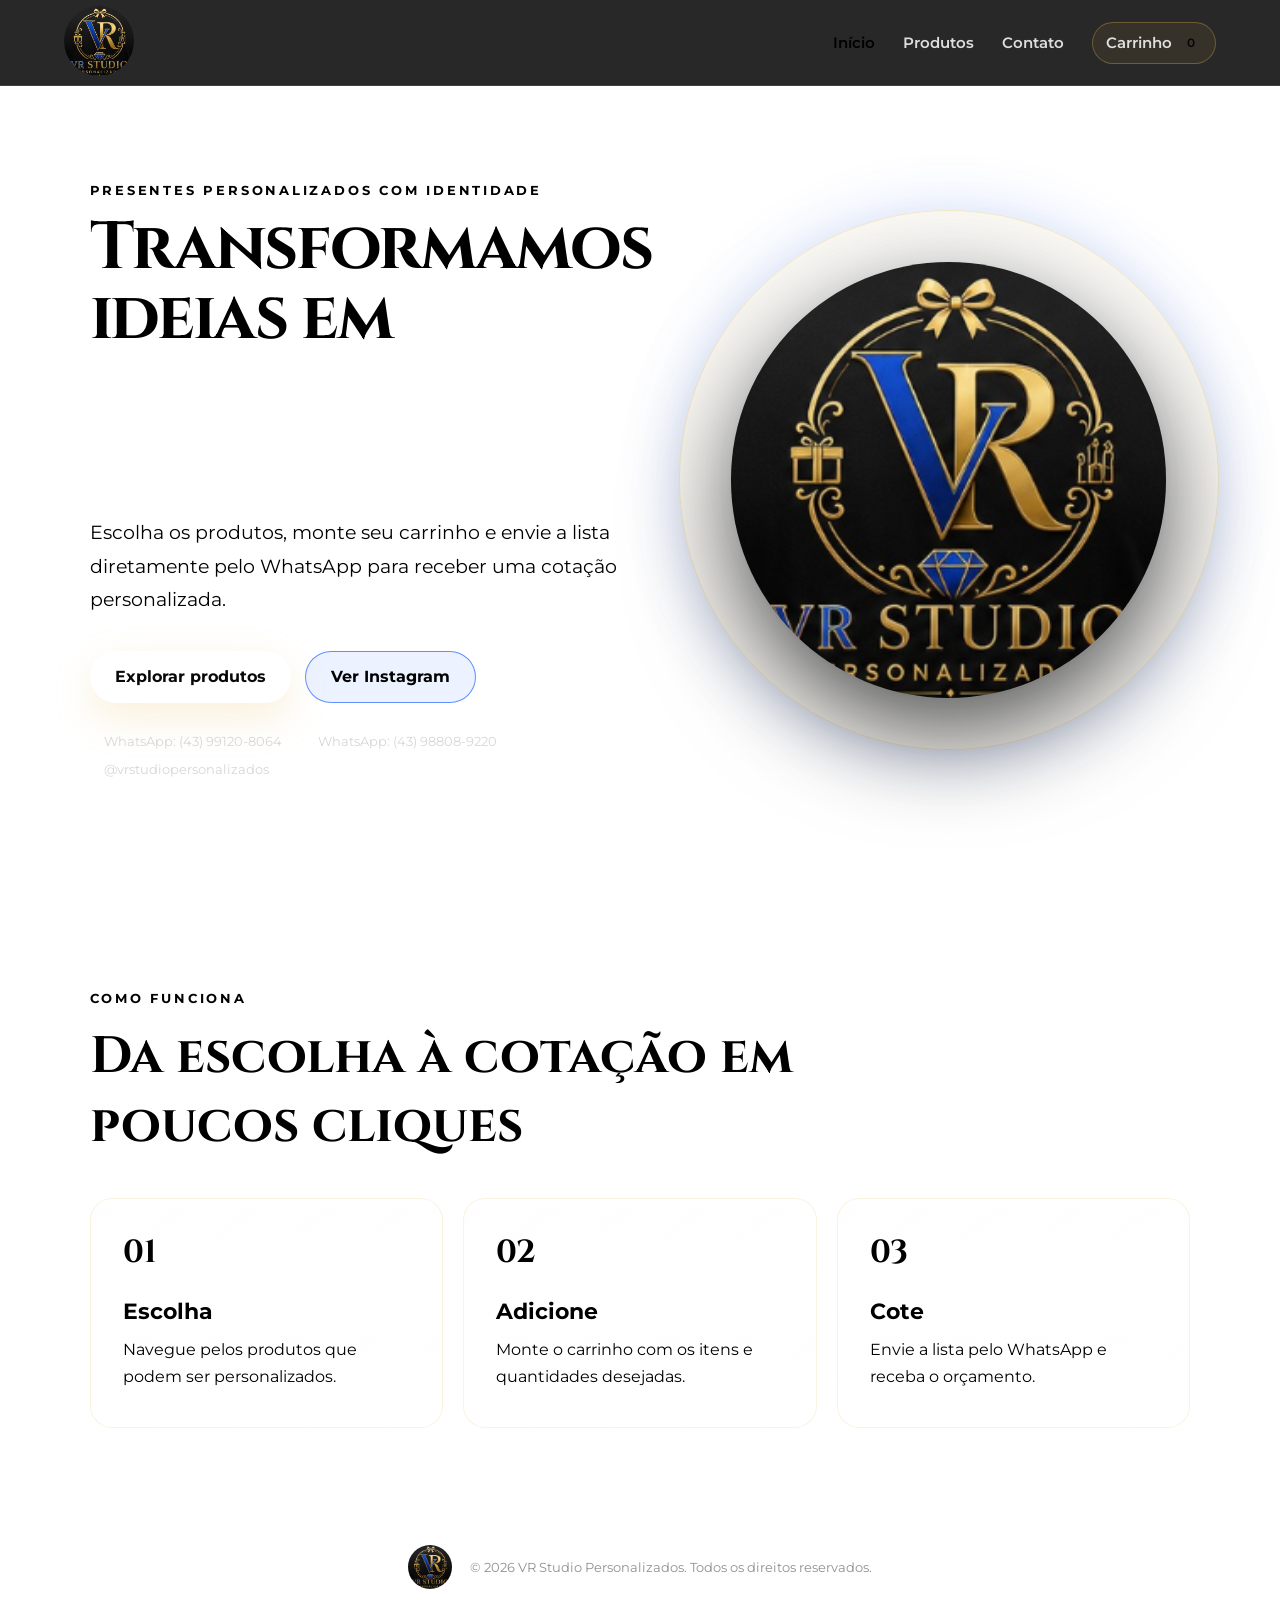
<file: index.html>
<!DOCTYPE html>
<html lang="pt-BR">
<head>
  <meta charset="UTF-8">
  <meta name="viewport" content="width=device-width, initial-scale=1.0">
  <meta name="description" content="VR Studio Personalizados: presentes e produtos personalizados feitos para surpreender.">
  <title>VR Studio Personalizados</title>
  <link rel="preconnect" href="https://fonts.googleapis.com">
  <link rel="preconnect" href="https://fonts.gstatic.com" crossorigin>
  <link href="https://fonts.googleapis.com/css2?family=Cinzel:wght@500;600;700&family=Montserrat:wght@400;500;600;700&display=swap" rel="stylesheet">
  <link rel="stylesheet" href="style.css">
</head>
<body>
  <header class="topbar">
    <a class="brand" href="index.html" aria-label="VR Studio Personalizados">
      <img src="assets/logo-vr-studio.png" alt="Logo VR Studio Personalizados">
    </a>

    <button class="menu-button" aria-label="Abrir menu" aria-expanded="false">
      <span></span><span></span><span></span>
    </button>

    <nav class="nav">
      <a class="active" href="index.html">Início</a>
      <a href="produtos.html">Produtos</a>
      <a href="#contato">Contato</a>
      <a class="nav-cart" href="produtos.html#carrinho">
        Carrinho <span class="cart-badge" data-cart-count>0</span>
      </a>
    </nav>
  </header>

  <main>
    <section class="hero" id="inicio">
      <div class="glow glow-one"></div>
      <div class="glow glow-two"></div>

      <div class="hero-content">
        <p class="eyebrow">Presentes personalizados com identidade</p>
        <h1>Transformamos ideias em <span>presentes incríveis.</span></h1>
        <p class="hero-text">
          Escolha os produtos, monte seu carrinho e envie a lista diretamente
          pelo WhatsApp para receber uma cotação personalizada.
        </p>

        <div class="actions">
          <a class="button button-primary" href="produtos.html">Explorar produtos</a>
          <a class="button button-secondary"
             href="https://instagram.com/vrstudiopersonalizados"
             target="_blank" rel="noopener">
            Ver Instagram
          </a>
        </div>

        <div class="contacts" id="contato">
          <span>WhatsApp: (43) 99120-8064</span>
          <span>WhatsApp: (43) 98808-9220</span>
          <span>@vrstudiopersonalizados</span>
        </div>
      </div>

      <div class="hero-visual" aria-hidden="true">
        <div class="logo-halo"></div>
        <img src="assets/logo-vr-studio.png" alt="">
      </div>
    </section>

    <section class="products-preview">
      <div class="section-heading">
        <p class="eyebrow">Como funciona</p>
        <h2>Da escolha à cotação em poucos cliques</h2>
      </div>

      <div class="steps-grid">
        <article class="step-card">
          <span>01</span>
          <h3>Escolha</h3>
          <p>Navegue pelos produtos que podem ser personalizados.</p>
        </article>
        <article class="step-card">
          <span>02</span>
          <h3>Adicione</h3>
          <p>Monte o carrinho com os itens e quantidades desejadas.</p>
        </article>
        <article class="step-card">
          <span>03</span>
          <h3>Cote</h3>
          <p>Envie a lista pelo WhatsApp e receba o orçamento.</p>
        </article>
      </div>
    </section>
  </main>

  <footer>
    <img src="assets/logo-vr-studio.png" alt="VR Studio Personalizados">
    <p>© <span data-year></span> VR Studio Personalizados. Todos os direitos reservados.</p>
  </footer>

  <script src="shared.js"></script>
</body>
</html>
</file>
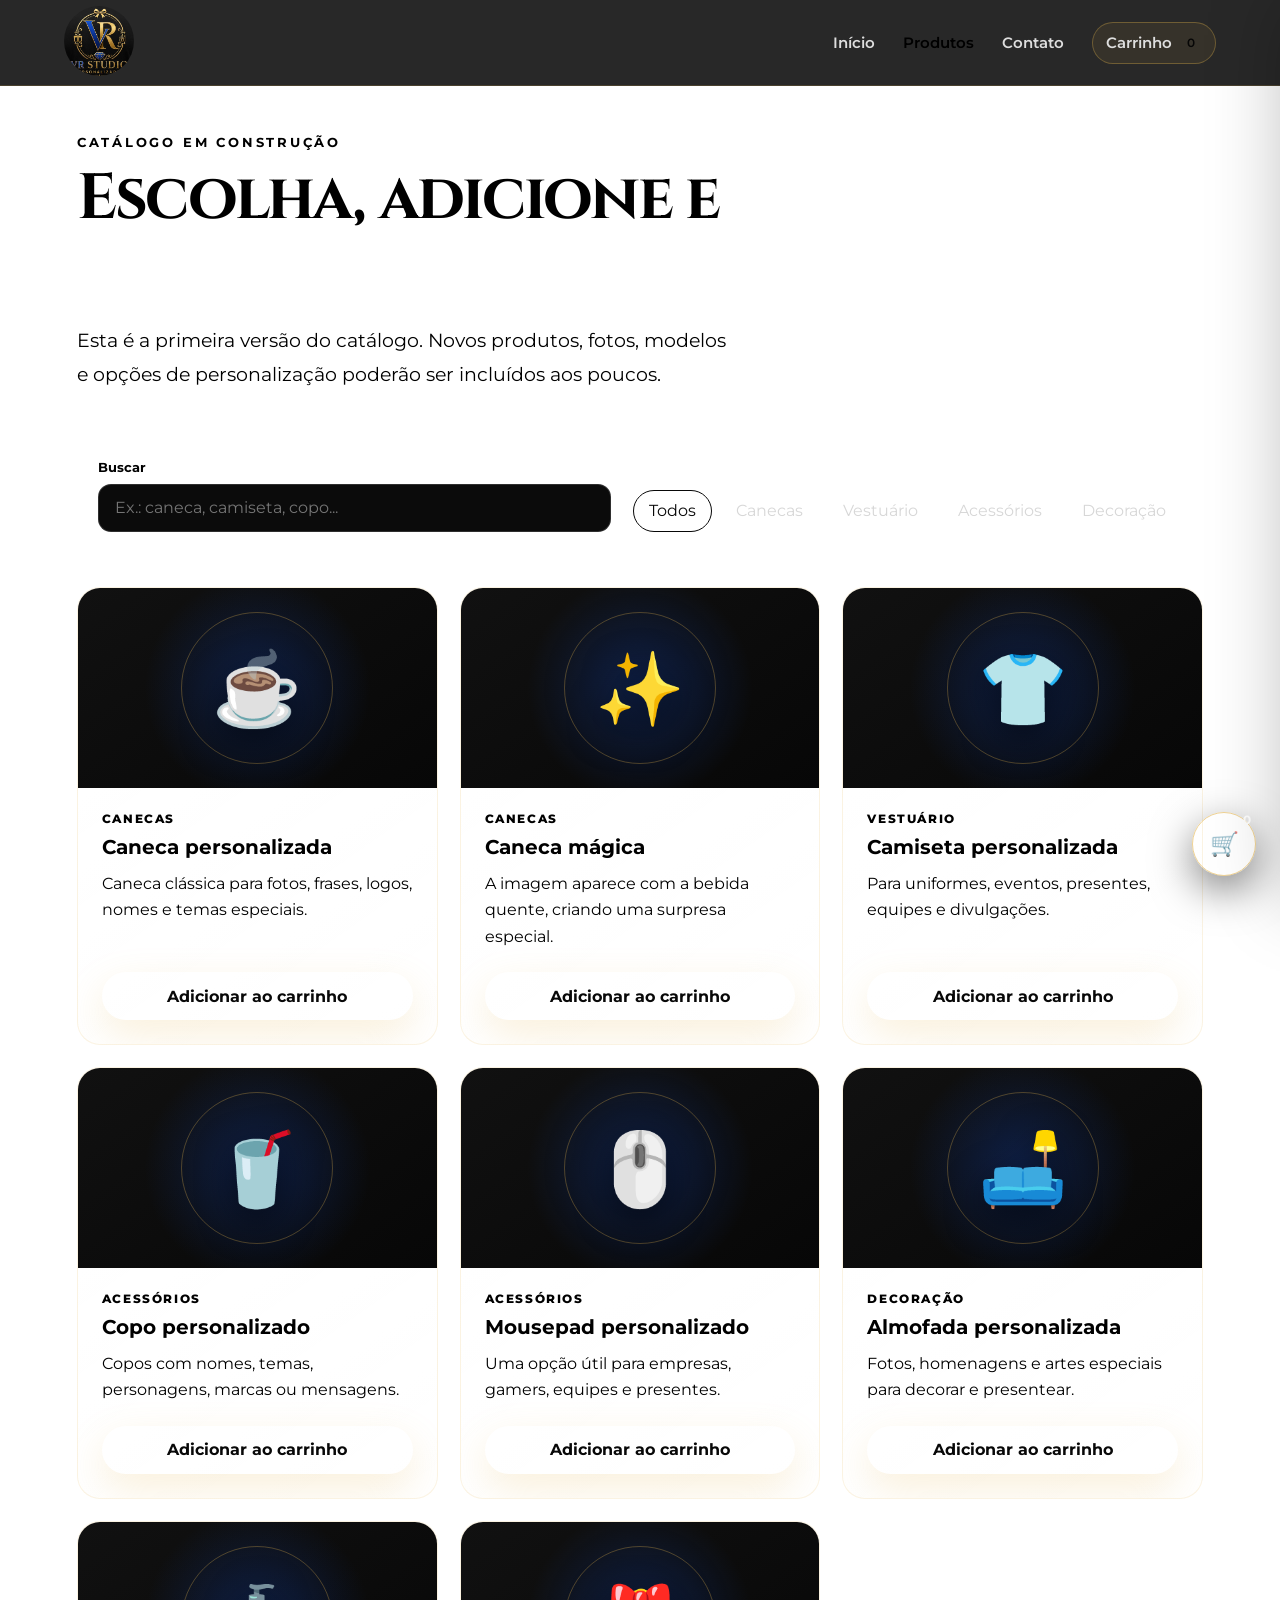
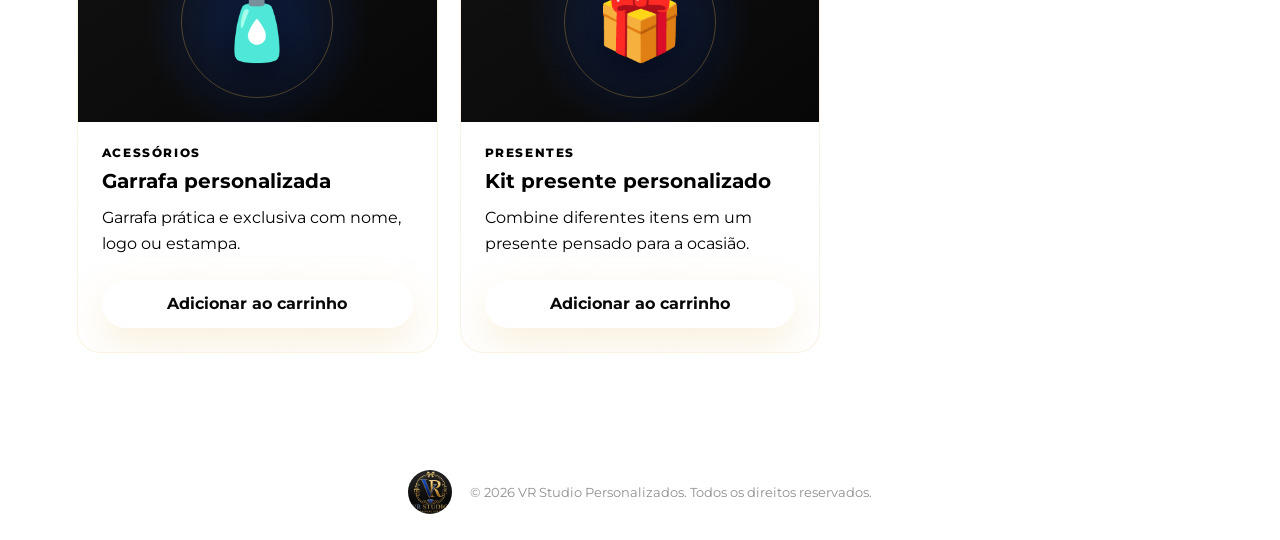
<file: produtos.html>
<!DOCTYPE html>
<html lang="pt-BR">
<head>
  <meta charset="UTF-8">
  <meta name="viewport" content="width=device-width, initial-scale=1.0">
  <meta name="description" content="Escolha produtos personalizados da VR Studio e solicite sua cotação pelo WhatsApp.">
  <title>Produtos | VR Studio Personalizados</title>
  <link rel="preconnect" href="https://fonts.googleapis.com">
  <link rel="preconnect" href="https://fonts.gstatic.com" crossorigin>
  <link href="https://fonts.googleapis.com/css2?family=Cinzel:wght@500;600;700&family=Montserrat:wght@400;500;600;700&display=swap" rel="stylesheet">
  <link rel="stylesheet" href="style.css">
</head>
<body>
  <header class="topbar">
    <a class="brand" href="index.html" aria-label="VR Studio Personalizados">
      <img src="assets/logo-vr-studio.png" alt="Logo VR Studio Personalizados">
    </a>

    <button class="menu-button" aria-label="Abrir menu" aria-expanded="false">
      <span></span><span></span><span></span>
    </button>

    <nav class="nav">
      <a href="index.html">Início</a>
      <a class="active" href="produtos.html">Produtos</a>
      <a href="index.html#contato">Contato</a>
      <button class="nav-cart cart-open-button" type="button">
        Carrinho <span class="cart-badge" data-cart-count>0</span>
      </button>
    </nav>
  </header>

  <main class="catalog-page">
    <section class="catalog-hero">
      <p class="eyebrow">Catálogo em construção</p>
      <h1>Escolha, adicione e <span>peça sua cotação.</span></h1>
      <p>
        Esta é a primeira versão do catálogo. Novos produtos, fotos, modelos e
        opções de personalização poderão ser incluídos aos poucos.
      </p>
    </section>

    <section class="catalog-controls" aria-label="Filtros dos produtos">
      <label class="search-box">
        <span>Buscar</span>
        <input id="product-search" type="search" placeholder="Ex.: caneca, camiseta, copo...">
      </label>

      <div class="category-filter" aria-label="Categorias">
        <button class="filter-button active" data-category="todos" type="button">Todos</button>
        <button class="filter-button" data-category="canecas" type="button">Canecas</button>
        <button class="filter-button" data-category="vestuario" type="button">Vestuário</button>
        <button class="filter-button" data-category="acessorios" type="button">Acessórios</button>
        <button class="filter-button" data-category="decoracao" type="button">Decoração</button>
      </div>
    </section>

    <section class="catalog-grid" id="product-grid" aria-live="polite"></section>

    <section class="empty-products" id="empty-products" hidden>
      <h2>Nenhum produto encontrado</h2>
      <p>Tente outro nome ou selecione uma categoria diferente.</p>
    </section>
  </main>

  <button class="floating-cart cart-open-button" type="button" aria-label="Abrir carrinho">
    <span>🛒</span>
    <strong data-cart-count>0</strong>
  </button>

  <div class="cart-overlay" id="cart-overlay" hidden></div>

  <aside class="cart-drawer" id="carrinho" aria-hidden="true" aria-labelledby="cart-title">
    <div class="cart-header">
      <div>
        <p class="eyebrow">Sua seleção</p>
        <h2 id="cart-title">Carrinho de cotação</h2>
      </div>
      <button class="cart-close-button" type="button" aria-label="Fechar carrinho">×</button>
    </div>

    <div class="cart-items" id="cart-items"></div>

    <div class="cart-empty" id="cart-empty">
      <span>🛒</span>
      <h3>Seu carrinho está vazio</h3>
      <p>Adicione os produtos que deseja cotar.</p>
    </div>

    <div class="cart-footer">
      <label class="cart-notes">
        <span>Observações da cotação</span>
        <textarea id="quote-notes" rows="3" placeholder="Ex.: tema, cores, nomes, data do evento..."></textarea>
      </label>

      <div class="cart-summary">
        <span>Total de unidades</span>
        <strong id="cart-total-units">0</strong>
      </div>

      <button class="button button-primary quote-button" id="quote-button" type="button" disabled>
        Cotar pelo WhatsApp
      </button>
      <button class="clear-cart-button" id="clear-cart-button" type="button" disabled>
        Limpar carrinho
      </button>
      <p class="cart-hint">O WhatsApp será aberto com a lista dos produtos selecionados.</p>
    </div>
  </aside>

  <footer>
    <img src="assets/logo-vr-studio.png" alt="VR Studio Personalizados">
    <p>© <span data-year></span> VR Studio Personalizados. Todos os direitos reservados.</p>
  </footer>

  <script src="shared.js"></script>
  <script src="produtos.js"></script>
</body>
</html>
</file>
<file: style.css>
\
:root {
  --black: #050505;
  --black-soft: #101010;
  --black-card: #151515;
  --gold: #e7b64d;
  --gold-light: #ffe39b;
  --blue: #155cff;
  --white: #f8f5ee;
  --gray: #b8b8b8;
  --danger: #ff6b6b;
}

* { box-sizing: border-box; margin: 0; padding: 0; }
html { scroll-behavior: smooth; }
body {
  min-height: 100vh;
  overflow-x: hidden;
  color: var(--white);
  background:
    radial-gradient(circle at 85% 15%, rgba(21, 92, 255, .15), transparent 30%),
    radial-gradient(circle at 15% 60%, rgba(231, 182, 77, .08), transparent 32%),
    var(--black);
  font-family: "Montserrat", sans-serif;
}
body.cart-locked { overflow: hidden; }
a { color: inherit; text-decoration: none; }
button, input, textarea { font: inherit; }

.topbar {
  position: fixed;
  z-index: 50;
  top: 0;
  left: 0;
  width: 100%;
  height: 86px;
  display: flex;
  align-items: center;
  justify-content: space-between;
  padding: 10px clamp(22px, 5vw, 80px);
  border-bottom: 1px solid rgba(231, 182, 77, .18);
  background: rgba(5, 5, 5, .86);
  backdrop-filter: blur(18px);
}
.brand img {
  width: 70px;
  height: 70px;
  object-fit: cover;
  object-position: center;
  border-radius: 50%;
}
.nav { display: flex; align-items: center; gap: 28px; }
.nav a, .nav-cart {
  position: relative;
  color: #dedede;
  font-weight: 600;
  font-size: .92rem;
}
.nav a.active { color: var(--gold-light); }
.nav a::after {
  content: "";
  position: absolute;
  left: 0;
  bottom: -8px;
  width: 0;
  height: 2px;
  background: linear-gradient(90deg, var(--blue), var(--gold));
  transition: width .25s ease;
}
.nav a:hover::after, .nav a.active::after { width: 100%; }
.nav-cart {
  display: inline-flex;
  align-items: center;
  gap: 8px;
  padding: 9px 13px;
  border: 1px solid rgba(231, 182, 77, .32);
  border-radius: 999px;
  background: rgba(231, 182, 77, .07);
  cursor: pointer;
}
.cart-badge {
  min-width: 22px;
  height: 22px;
  display: inline-grid;
  place-items: center;
  padding: 0 5px;
  border-radius: 999px;
  color: #060606;
  background: var(--gold);
  font-size: .75rem;
}
.menu-button {
  display: none;
  width: 42px;
  height: 42px;
  border: 1px solid rgba(231, 182, 77, .35);
  border-radius: 10px;
  background: transparent;
  cursor: pointer;
}
.menu-button span {
  display: block;
  width: 20px;
  height: 2px;
  margin: 4px auto;
  background: var(--gold);
}

.hero {
  position: relative;
  min-height: 100vh;
  display: grid;
  grid-template-columns: 1.08fr .92fr;
  align-items: center;
  gap: 50px;
  padding: 130px clamp(24px, 7vw, 110px) 70px;
  isolation: isolate;
}
.hero-content { position: relative; z-index: 3; max-width: 720px; }
.eyebrow {
  margin-bottom: 16px;
  color: var(--gold);
  font-size: .79rem;
  font-weight: 700;
  letter-spacing: .22em;
  text-transform: uppercase;
}
h1, h2 { font-family: "Cinzel", serif; }
h1 {
  max-width: 800px;
  font-size: clamp(2.75rem, 5.2vw, 5.8rem);
  line-height: 1.04;
  letter-spacing: -.035em;
}
h1 span {
  color: transparent;
  background: linear-gradient(120deg, var(--gold-light), var(--gold), var(--blue));
  -webkit-background-clip: text;
  background-clip: text;
}
.hero-text, .catalog-hero > p:last-child {
  max-width: 650px;
  margin-top: 25px;
  color: var(--gray);
  font-size: clamp(1rem, 1.5vw, 1.16rem);
  line-height: 1.8;
}
.actions { display: flex; flex-wrap: wrap; gap: 14px; margin-top: 34px; }
.button {
  min-height: 52px;
  display: inline-flex;
  align-items: center;
  justify-content: center;
  padding: 0 25px;
  border: 0;
  border-radius: 999px;
  font-weight: 700;
  cursor: pointer;
  transition: transform .25s ease, box-shadow .25s ease, opacity .25s ease;
}
.button:hover:not(:disabled) { transform: translateY(-3px); }
.button:disabled { cursor: not-allowed; opacity: .45; }
.button-primary {
  color: #080808;
  background: linear-gradient(120deg, var(--gold-light), var(--gold));
  box-shadow: 0 15px 40px rgba(231, 182, 77, .20);
}
.button-secondary {
  border: 1px solid rgba(21, 92, 255, .65);
  background: rgba(21, 92, 255, .08);
}
.contacts { display: flex; flex-wrap: wrap; gap: 12px 22px; margin-top: 30px; color: #d6d6d6; font-size: .84rem; }
.contacts span { position: relative; padding-left: 14px; }
.contacts span::before {
  content: "";
  position: absolute;
  top: 50%;
  left: 0;
  width: 5px;
  height: 5px;
  border-radius: 50%;
  background: var(--gold);
  transform: translateY(-50%);
}
.hero-visual { position: relative; z-index: 2; min-height: 560px; display: grid; place-items: center; }
.hero-visual img {
  position: relative;
  z-index: 2;
  width: min(90%, 500px);
  aspect-ratio: 1;
  object-fit: cover;
  border-radius: 50%;
  filter: drop-shadow(0 35px 50px rgba(0,0,0,.7));
  animation: float 5s ease-in-out infinite;
}
.logo-halo {
  position: absolute;
  width: min(78vw, 540px);
  aspect-ratio: 1;
  border: 1px solid rgba(231, 182, 77, .28);
  border-radius: 50%;
  box-shadow: 0 0 60px rgba(21, 92, 255, .17), inset 0 0 60px rgba(231, 182, 77, .10);
}
.glow { position: absolute; z-index: 0; border-radius: 50%; filter: blur(80px); opacity: .42; }
.glow-one { width: 300px; height: 300px; right: 2%; top: 17%; background: var(--blue); }
.glow-two { width: 260px; height: 260px; left: -120px; bottom: 10%; background: var(--gold); }

.products-preview {
  padding: 90px clamp(24px, 7vw, 110px);
  border-top: 1px solid rgba(255,255,255,.07);
  background: linear-gradient(180deg, rgba(255,255,255,.015), rgba(255,255,255,.035));
}
.section-heading { max-width: 800px; margin-bottom: 38px; }
.section-heading h2 { font-size: clamp(2rem, 4vw, 3.7rem); }
.steps-grid { display: grid; grid-template-columns: repeat(3, 1fr); gap: 20px; }
.step-card {
  min-height: 230px;
  padding: 32px;
  border: 1px solid rgba(231, 182, 77, .16);
  border-radius: 22px;
  background: linear-gradient(145deg, rgba(255,255,255,.05), rgba(255,255,255,.015));
}
.step-card > span { color: var(--blue); font-family: "Cinzel", serif; font-size: 2rem; font-weight: 700; }
.step-card h3 { margin: 24px 0 12px; color: var(--gold-light); font-size: 1.35rem; }
.step-card p { color: var(--gray); line-height: 1.7; }

.catalog-page { min-height: 100vh; padding: 135px clamp(20px, 6vw, 90px) 90px; }
.catalog-hero { max-width: 850px; margin-bottom: 48px; }
.catalog-hero h1 { font-size: clamp(2.5rem, 5vw, 5rem); }
.catalog-controls {
  display: flex;
  flex-wrap: wrap;
  align-items: end;
  justify-content: space-between;
  gap: 22px;
  margin-bottom: 34px;
  padding: 20px;
  border: 1px solid rgba(255,255,255,.08);
  border-radius: 20px;
  background: rgba(255,255,255,.025);
}
.search-box { flex: 1 1 280px; }
.search-box span, .cart-notes span {
  display: block;
  margin-bottom: 9px;
  color: var(--gold-light);
  font-size: .8rem;
  font-weight: 700;
}
.search-box input, .cart-notes textarea {
  width: 100%;
  color: var(--white);
  border: 1px solid rgba(255,255,255,.15);
  border-radius: 13px;
  outline: none;
  background: #0b0b0b;
}
.search-box input { height: 48px; padding: 0 16px; }
.cart-notes textarea { padding: 13px; resize: vertical; }
.search-box input:focus, .cart-notes textarea:focus { border-color: var(--gold); }
.category-filter { display: flex; flex-wrap: wrap; gap: 8px; }
.filter-button {
  min-height: 42px;
  padding: 0 15px;
  color: #d7d7d7;
  border: 1px solid rgba(255,255,255,.12);
  border-radius: 999px;
  background: transparent;
  cursor: pointer;
}
.filter-button.active, .filter-button:hover {
  color: #080808;
  border-color: var(--gold);
  background: var(--gold);
}
.catalog-grid {
  display: grid;
  grid-template-columns: repeat(3, minmax(0, 1fr));
  gap: 22px;
}
.product-card {
  overflow: hidden;
  display: flex;
  flex-direction: column;
  border: 1px solid rgba(231, 182, 77, .16);
  border-radius: 23px;
  background: linear-gradient(145deg, rgba(255,255,255,.06), rgba(255,255,255,.018));
  transition: transform .3s ease, border-color .3s ease;
}
.product-card:hover { transform: translateY(-7px); border-color: rgba(231, 182, 77, .48); }
.product-art {
  position: relative;
  min-height: 200px;
  display: grid;
  place-items: center;
  overflow: hidden;
  background:
    radial-gradient(circle, rgba(21,92,255,.25), transparent 55%),
    linear-gradient(145deg, #111, #070707);
}
.product-art::after {
  content: "";
  position: absolute;
  width: 150px;
  height: 150px;
  border: 1px solid rgba(231,182,77,.3);
  border-radius: 50%;
}
.product-emoji { position: relative; z-index: 2; font-size: 4.5rem; filter: drop-shadow(0 12px 18px rgba(0,0,0,.6)); }
.product-content { flex: 1; display: flex; flex-direction: column; padding: 24px; }
.product-category { margin-bottom: 8px; color: var(--blue); font-size: .72rem; font-weight: 800; letter-spacing: .14em; text-transform: uppercase; }
.product-content h2 { font-family: "Montserrat", sans-serif; font-size: 1.28rem; }
.product-content p { flex: 1; margin: 12px 0 22px; color: var(--gray); line-height: 1.65; }
.add-button { width: 100%; min-height: 48px; }
.empty-products { padding: 60px 20px; text-align: center; }
.empty-products p { margin-top: 12px; color: var(--gray); }

.floating-cart {
  position: fixed;
  z-index: 40;
  right: 24px;
  bottom: 24px;
  width: 64px;
  height: 64px;
  display: grid;
  place-items: center;
  border: 1px solid rgba(231,182,77,.6);
  border-radius: 50%;
  color: #050505;
  background: linear-gradient(145deg, var(--gold-light), var(--gold));
  box-shadow: 0 14px 42px rgba(0,0,0,.5);
  cursor: pointer;
}
.floating-cart > span { font-size: 1.45rem; }
.floating-cart strong {
  position: absolute;
  top: -5px;
  right: -4px;
  min-width: 24px;
  height: 24px;
  display: grid;
  place-items: center;
  padding: 0 5px;
  border: 2px solid var(--black);
  border-radius: 999px;
  color: white;
  background: var(--blue);
  font-size: .72rem;
}
.cart-overlay {
  position: fixed;
  z-index: 70;
  inset: 0;
  background: rgba(0, 0, 0, 0.45);
  backdrop-filter: blur(3px);
}
.cart-drawer {
  position: fixed;
  z-index: 80;
  top: 0;
  right: 0;
  width: min(100%, 470px);
  height: 100dvh;
  display: flex;
  flex-direction: column;
  color: #000000;
  border-left: 1px solid #d6d6d6;
  background: #ffffff;
  box-shadow: -20px 0 70px rgba(0, 0, 0, 0.25);
  transform: translateX(105%);
  transition: transform .32s ease;
}
.cart-drawer.open { transform: translateX(0); }
.cart-header {
  display: flex;
  align-items: start;
  justify-content: space-between;
  padding: 25px;
  color: #000000;
  border-bottom: 1px solid #dddddd;
  background: #ffffff;
}
.cart-header h2 { font-size: 1.65rem; }
.cart-close-button {
  width: 42px;
  height: 42px;
  color: #000000;
  border: 1px solid #bdbdbd;
  border-radius: 50%;
  background: #ffffff;
  font-size: 1.7rem;
  cursor: pointer;
}
.cart-close-button:hover {
  background: #eeeeee;
}
.cart-items {
  flex: 1;
  overflow-y: auto;
  padding: 15px 22px;
  color: #000000;
  background: #ffffff;
}
.cart-item {
  display: grid;
  grid-template-columns: 55px 1fr auto;
  gap: 13px;
  align-items: center;
  padding: 16px 0;
  color: #000000;
  border-bottom: 1px solid #dddddd;
}
.cart-item-icon {
  width: 55px;
  height: 55px;
  display: grid;
  place-items: center;
  color: #000000;
  border-radius: 13px;
  background: #eeeeee;
  font-size: 1.8rem;
}
.cart-item h3 { font-size: .95rem; }
.quantity-control { display: flex; align-items: center; gap: 9px; margin-top: 9px; }
.quantity-control button {
  width: 28px;
  height: 28px;
  color: #000000;
  border: 1px solid #999999;
  border-radius: 50%;
  background: #ffffff;
  cursor: pointer;
}
.quantity-control button:hover {
  background: #eeeeee;
}
.quantity-control strong {
  color: #000000;
}
.remove-item {
  padding: 6px;
  color: var(--danger);
  border: 0;
  background: transparent;
  cursor: pointer;
}
.cart-empty {
  flex: 1;
  display: grid;
  place-content: center;
  padding: 40px;
  color: #000000;
  background: #ffffff;
  text-align: center;
}
.cart-empty > span { font-size: 3rem; }
.cart-empty h3 { margin: 14px 0 8px; }
.cart-empty p {
  color: #333333;
}
.cart-footer {
  padding: 22px;
  color: #000000;
  border-top: 1px solid #dddddd;
  background: #ffffff;
}
.cart-summary {
  display: flex;
  justify-content: space-between;
  margin: 17px 0;
  color: #000000;
}
.quote-button { width: 100%; }
.clear-cart-button {
  width: 100%;
  margin-top: 10px;
  padding: 10px;
  color: #333333;
  border: 0;
  background: transparent;
  cursor: pointer;
}
.clear-cart-button:hover:not(:disabled) {
  color: #000000;
  background: #eeeeee;
}
.clear-cart-button:disabled { opacity: .35; cursor: not-allowed; }
.cart-hint {
  margin-top: 9px;
  color: #444444;
  font-size: .72rem;
  line-height: 1.5;
  text-align: center;
}

footer {
  display: flex;
  align-items: center;
  justify-content: center;
  gap: 18px;
  padding: 26px;
  border-top: 1px solid rgba(255,255,255,.08);
  color: #909090;
  font-size: .82rem;
  text-align: center;
}
footer img { width: 44px; height: 44px; object-fit: cover; border-radius: 50%; }

@keyframes float { 0%, 100% { transform: translateY(0); } 50% { transform: translateY(-14px); } }

@media (max-width: 980px) {
  .hero { grid-template-columns: 1fr; text-align: center; padding-top: 130px; }
  .hero-content, .hero-text { margin-left: auto; margin-right: auto; }
  .actions, .contacts { justify-content: center; }
  .hero-visual { min-height: 420px; }
  .catalog-grid { grid-template-columns: repeat(2, minmax(0, 1fr)); }
}
@media (max-width: 760px) {
  .topbar { height: 76px; }
  .brand img { width: 58px; height: 58px; }
  .menu-button { display: block; }
  .nav {
    position: absolute;
    top: 76px;
    right: 18px;
    min-width: 210px;
    display: none;
    flex-direction: column;
    align-items: stretch;
    gap: 4px;
    padding: 12px;
    border: 1px solid rgba(231, 182, 77, .22);
    border-radius: 14px;
    background: #0b0b0b;
  }
  .nav.open { display: flex; }
  .nav a, .nav-cart { padding: 13px 14px; }
  .steps-grid, .catalog-grid { grid-template-columns: 1fr; }
  .catalog-page { padding-top: 115px; }
}
@media (max-width: 540px) {
  .hero, .products-preview, .catalog-page { padding-left: 18px; padding-right: 18px; }
  h1 { font-size: clamp(2.35rem, 13vw, 4rem); }
  .actions { flex-direction: column; }
  .button { width: 100%; }
  .hero-visual { min-height: 320px; }
  .catalog-controls { padding: 15px; }
  .category-filter { width: 100%; }
  .filter-button { flex: 1 1 auto; }
  .floating-cart { right: 16px; bottom: 16px; }
  footer { flex-direction: column; }
}


/* Carrinho branco: ajustes de contraste */
.cart-header h2,
.cart-header p,
.cart-item h3,
.cart-empty h3,
.cart-summary,
.cart-hint {
  color: #000000;
}

.cart-header .eyebrow,
.cart-notes span {
  color: #8a6200;
}

.cart-notes textarea {
  color: #000000;
  background: #ffffff;
  border: 1px solid #999999;
}

.cart-notes textarea::placeholder {
  color: #666666;
}

.cart-notes textarea:focus {
  border-color: #155cff;
}
</file>
